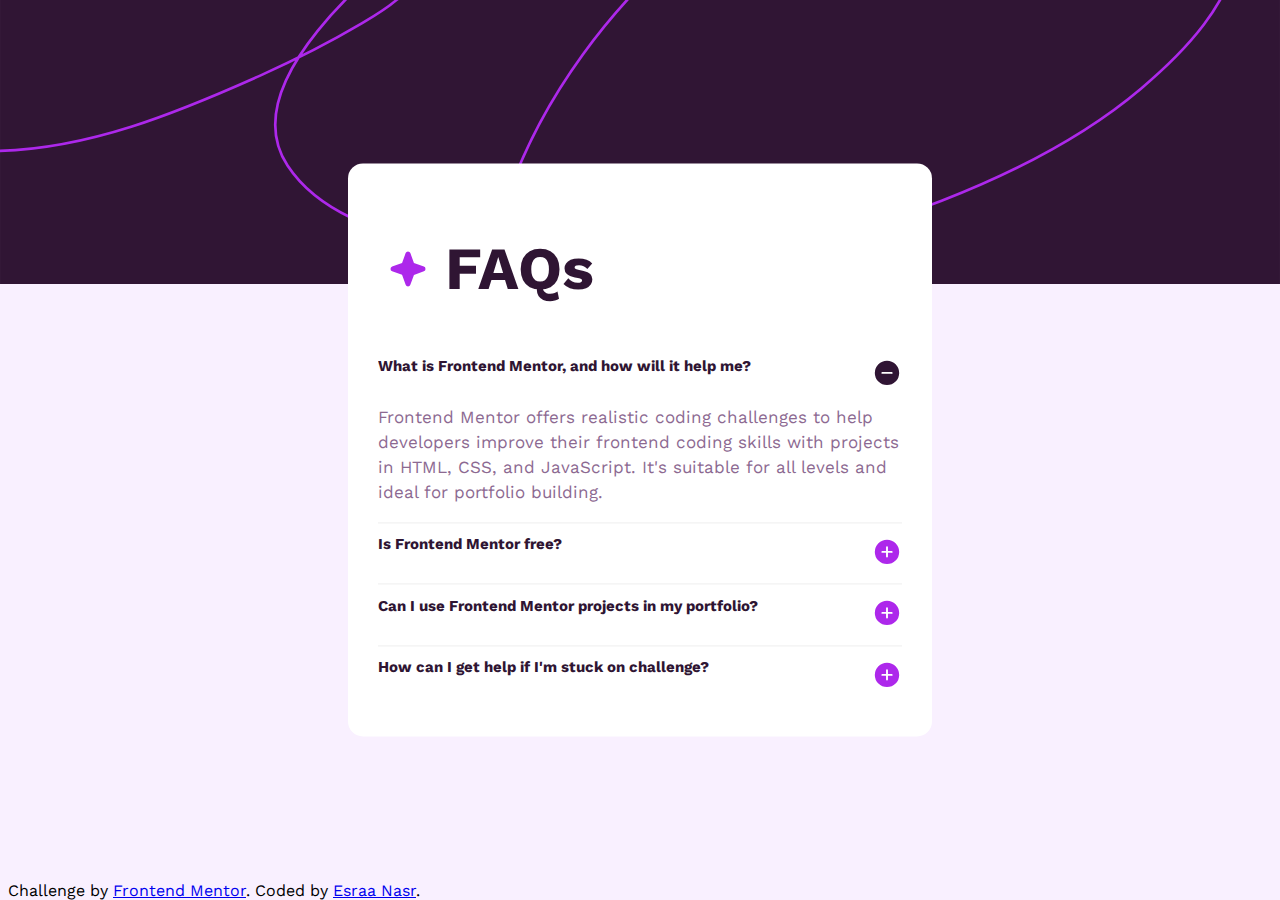
<file: faq-accordion-main/index.html>
<!DOCTYPE html>
<html lang="en">
<head>
  <meta charset="UTF-8">
  <meta name="viewport" content="width=device-width, initial-scale=1.0"> <!-- displays site properly based on user's device -->

  <link rel="icon" type="image/png" sizes="32x32" href="./assets/images/favicon-32x32.png">
  
  <title>Frontend Mentor | FAQ accordion</title>

  <link rel="stylesheet" href="style.css">
</head>
<body>

    <main class="container">
      <div class="faq-card">
        <div class="header">
          <h1>
            <img src="./assets/images/icon-star.svg" alt="Icon star"> 
            FAQs
          </h1>
        </div>
        <div class="questions">
          <div class="faq active">
            <h2 class="faq-title">
              What is Frontend Mentor, and how will it help me?
            </h2>
            <p class="faq-text">  
              Frontend Mentor offers realistic coding challenges to help developers improve their 
              frontend coding skills with projects in HTML, CSS, and JavaScript. It's suitable for 
              all levels and ideal for portfolio building.
            </p>
            <div class="faq-toggle">
              <img src="./assets/images/icon-minus.svg" alt="icon minus" class="open">
              <img src="./assets/images/icon-plus.svg" alt="icon-plus" class="close">
            </div>
          </div>
          <div class="faq">
            <h2 class="faq-title">Is Frontend Mentor free?</h2>
            <p class="faq-text">  
              Yes, Frontend Mentor offers both free and premium coding challenges, with the free 
              option providing access to a range of projects suitable for all skill levels.
            </p>
            <div class="faq-toggle">
              <img src="./assets/images/icon-minus.svg" alt="icon minus" class="open">
              <img src="./assets/images/icon-plus.svg" alt="icon-plus" class="close">
            </div>
          </div>
          <div class="faq">
            <h2 class="faq-title">Can I use Frontend Mentor projects in my portfolio?</h2>
            <p class="faq-text">  
              Yes, you can use projects completed on Frontend Mentor in your portfolio. It's an excellent
              way to showcase your skills to potential employers!
            </p>
            <div class="faq-toggle">
              <img src="./assets/images/icon-minus.svg" alt="icon minus" class="open">
              <img src="./assets/images/icon-plus.svg" alt="icon-plus" class="close">
            </div>
          </div>
          <div class="faq">
            <h2 class="faq-title">How can I get help if I'm stuck on challenge?</h2>
            <p class="faq-text">
              The best place to get help is inside Frontend Mentor's Discord community. There's a help 
              channel where you can ask questions and seek support from other community members.
            </p>
            <div class="faq-toggle">
              <img src="./assets/images/icon-minus.svg" alt="icon minus" class="open">
              <img src="./assets/images/icon-plus.svg" alt="icon-plus" class="close">
            </div>
          </div>
        </div>
      </div>
    </main>

  <footer class="attribution">
    Challenge by <a href="https://www.frontendmentor.io?ref=challenge" target="_blank">Frontend Mentor</a>. 
    Coded by <a href="https://github.com/EsraaNasr92" target="_blank">Esraa Nasr</a>.
  </footer>

  <script src="script.js"></script>
</body>
</html>
</file>
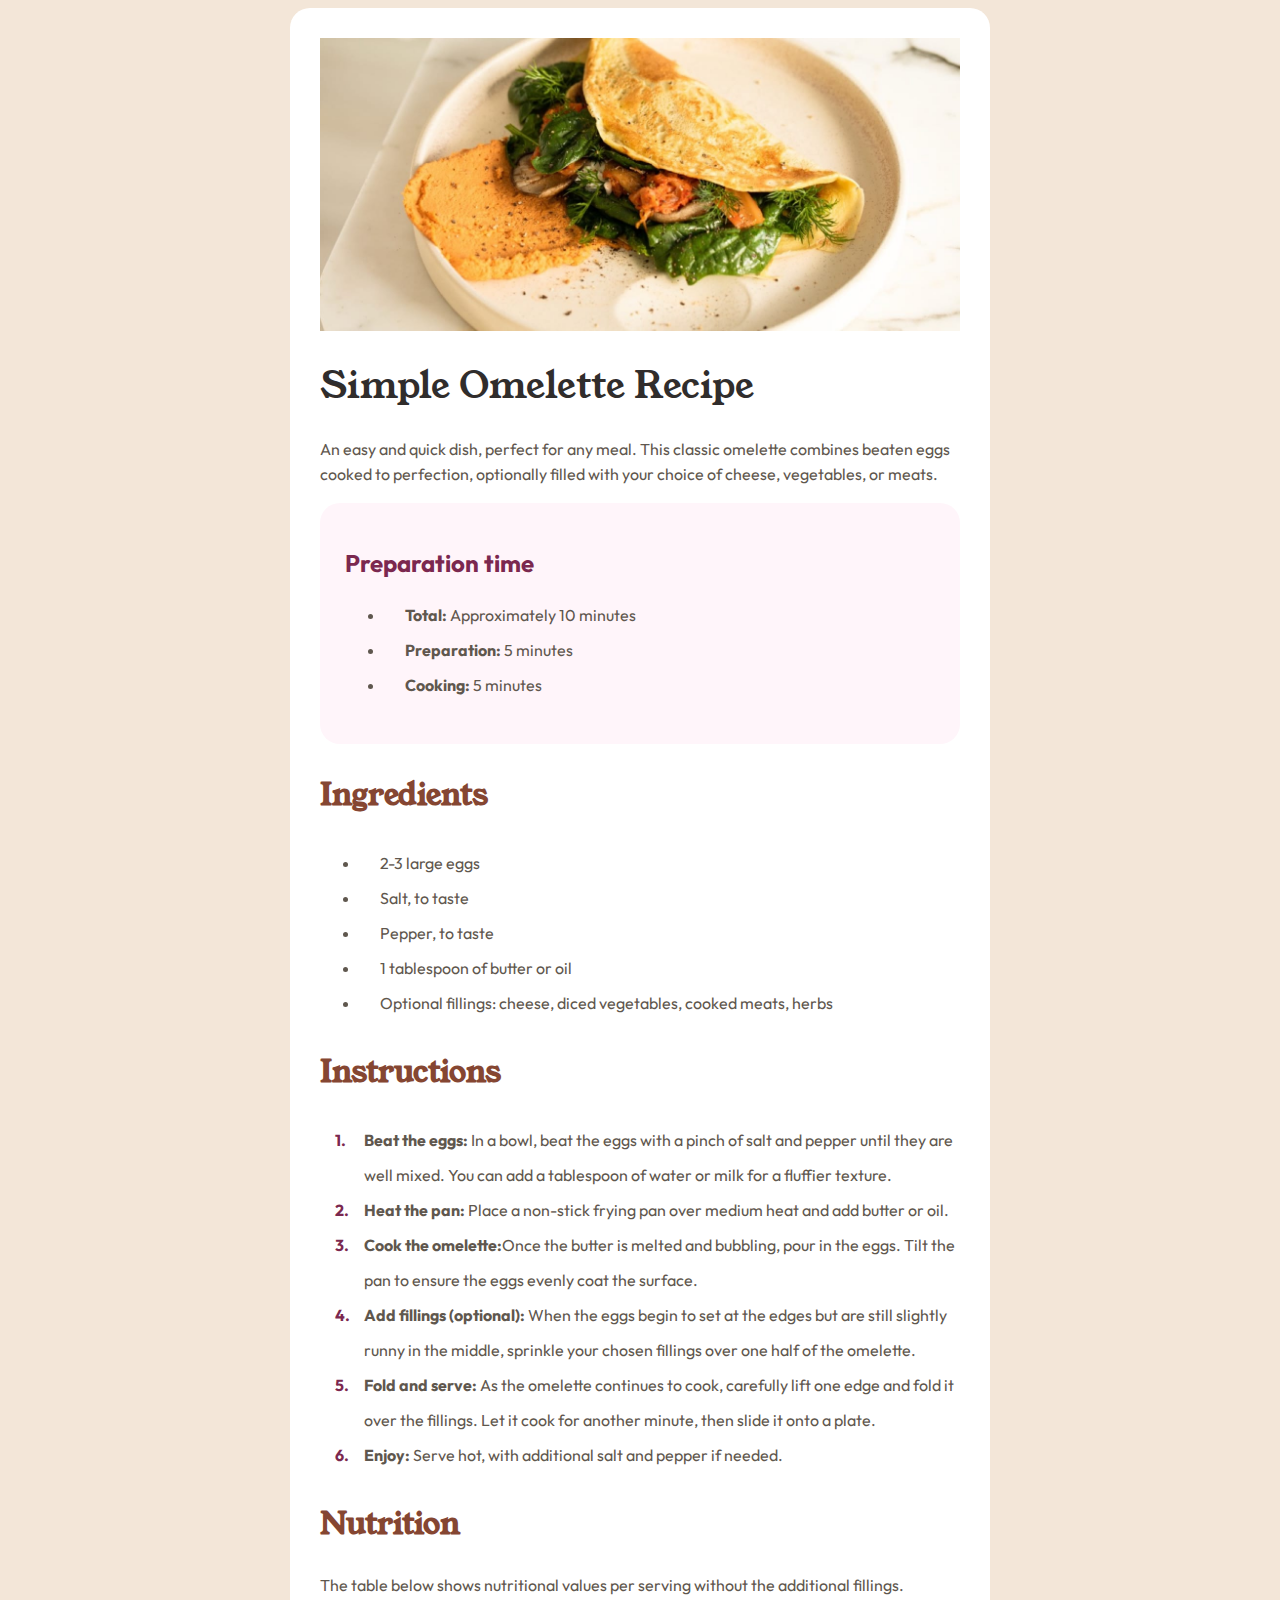
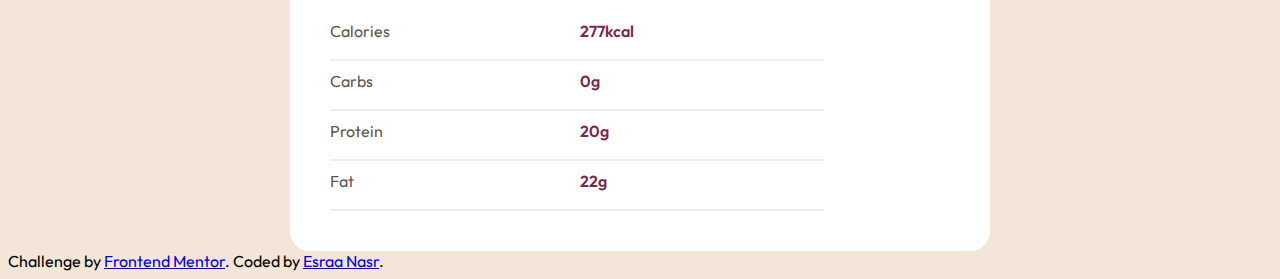
<file: recipe-page-main/index.html>
<!DOCTYPE html>
<html lang="en">
<head>
  <meta charset="UTF-8">
  <meta name="viewport" content="width=device-width, initial-scale=1.0"> <!-- displays site properly based on user's device -->

  <link rel="icon" type="image/png" sizes="32x32" href="./assets/images/favicon-32x32.png">
  
  <title>Frontend Mentor | Recipe page</title>

  <link rel="stylesheet" href="style.css">
</head>
<body>

      <main class="recipe">
        <img src="./assets/images/image-omelette.jpeg" alt="Omeletter image">
        <div class="header">
          <h1>Simple Omelette Recipe</h1>
          <p>An easy and quick dish, perfect for any meal. This classic omelette combines beaten eggs cooked 
            to perfection, optionally filled with your choice of cheese, vegetables, or meats.
          </p>
        </div>
        <div class="preperation-time">
          <h2>Preparation time</h2>
          <ul>
            <li><strong>Total:</strong> Approximately 10 minutes</li>
            <li><strong>Preparation:</strong> 5 minutes</li>
            <li><strong>Cooking:</strong> 5 minutes</li>
          </ul>
        </div>
        <div class="ingredients">
          <h3>Ingredients</h3>
          <ul>
            <li>2-3 large eggs</li>
            <li>Salt, to taste</li>
            <li>Pepper, to taste</li>
            <li>1 tablespoon of butter or oil</li>
            <li>Optional fillings: cheese, diced vegetables, cooked meats, herbs
            </li>
          </ul>
        </div>
        <div class="instructions">
          <h3>Instructions</h3>
          <ol>
            <li><strong>Beat the eggs:</strong>  In a bowl, beat the eggs with a pinch of salt and pepper until they are well mixed. 
              You can add a tablespoon of water or milk for a fluffier texture.
            </li>
            <li><strong>Heat the pan:</strong>   Place a non-stick frying pan over medium heat and add butter or oil.
            </li>
            <li><strong>Cook the omelette:</strong>Once the butter is melted and bubbling, pour in the eggs. Tilt the pan to ensure 
              the eggs evenly coat the surface.
            </li>
            <li><strong>Add fillings (optional):</strong>   When the eggs begin to set at the edges but are still slightly runny in the 
              middle, sprinkle your chosen fillings over one half of the omelette.
            </li>
            <li><strong>Fold and serve:</strong>   As the omelette continues to cook, carefully lift one edge and fold it over the 
              fillings. Let it cook for another minute, then slide it onto a plate.
            </li>
            <li><strong>Enjoy:</strong> Serve hot, with additional salt and pepper if needed.</ol>
          </ol>
        </div>
        <div class="nutrition">
          <h3>Nutrition</h3>
          <p>  The table below shows nutritional values per serving without the additional fillings.
          </p>
          <table>
            <tr>
              <td>Calories</td>
              <td class="data">277kcal</td>
            </tr>
            <tr>
              <td>Carbs</td>
              <td class="data">0g</td>
            </tr>
            <tr>
              <td>Protein</td>
              <td class="data">20g</td>
            </tr>
            <tr>
              <td>Fat</td>
              <td class="data">22g</td>
            </tr>
          </table>
        </div>
      </main>
  
      <footer class="attribution">
        Challenge by <a href="https://www.frontendmentor.io?ref=challenge" target="_blank">Frontend Mentor</a>. 
        Coded by <a href="https://github.com/EsraaNasr92" target="_blank">Esraa Nasr</a>.
      </footer>

</body>
</html>
</file>
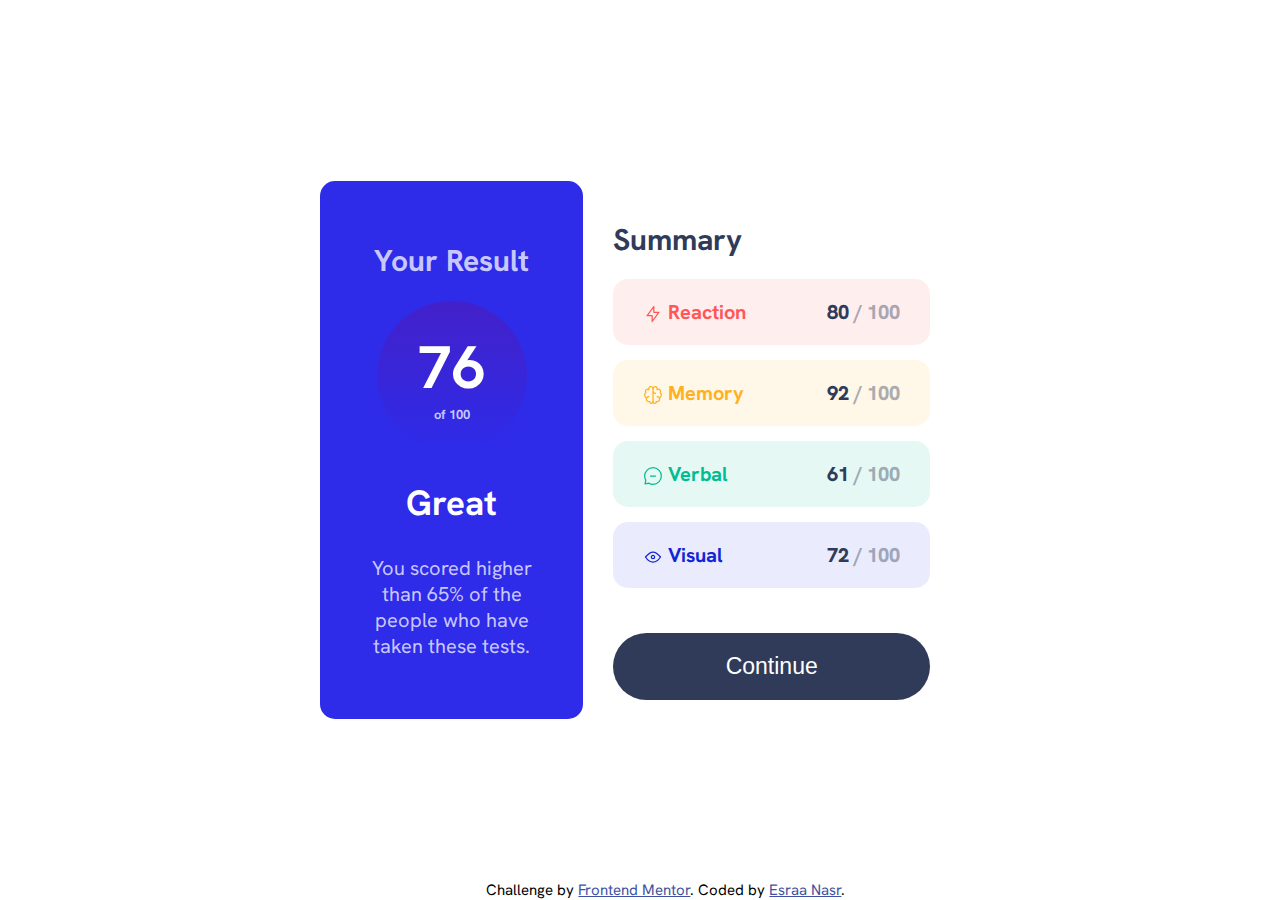
<file: results-summary-component-main/index.html>
<!DOCTYPE html>
<html lang="en">
<head>
  <meta charset="UTF-8">
  <meta name="viewport" content="width=device-width, initial-scale=1.0"> <!-- displays site properly based on user's device -->

  <link rel="icon" type="image/png" sizes="32x32" href="./assets/images/favicon-32x32.png">
  
  <title>Frontend Mentor | Results summary component</title>

  <link rel="stylesheet" href="style.css">
</head>
<body>

  <main>
    <div class="container">
      <div class="left-section">
        <h1>Your Result</h1>
        <div class="circle">
          <div class="numbers">
            <h1>76</h1>
            <h6>of 100</h6>
          </div>
        </div>
        <h2>Great</h2>
        <p class="text">  You scored higher than 65% of the people who 
          have taken these tests.</p>
      </div>
      <div class="right-section">
        <h1>Summary</h1>
        <div class="result">
          <h4><img src="./assets/images/icon-reaction.svg" alt="Reaction icon">
            Reaction</h4>
          <h5>80 <span> / 100</span></h5>
        </div>
        <div class="result">
          <h4><img src="./assets/images/icon-memory.svg" alt="Memory icon">
            Memory</h4>
          <h5>92  <span> / 100 </span></h5>
        </div>
        <div class="result">
          <h4><img src="./assets/images/icon-verbal.svg" alt="Verbal icon">
            Verbal</h4>
          <h5>61 <span>/ 100 </span> </h5>
        </div>
        <div class="result">
          <h4><img src="./assets/images/icon-visual.svg" alt="Visual icon">
            Visual</h4>
          <h5>72  <span> / 100 </span></h5>
        </div>
        <button type="button">Continue</button>
      </div>
    </div>
  </main>

  <footer class="attribution">
    Challenge by <a href="https://www.frontendmentor.io?ref=challenge" target="_blank">Frontend Mentor</a>. 
    Coded by <a href="github.com/esraaNasr92" target="_blank">Esraa Nasr</a>.
  </footer>
</body>
</html>
</file>
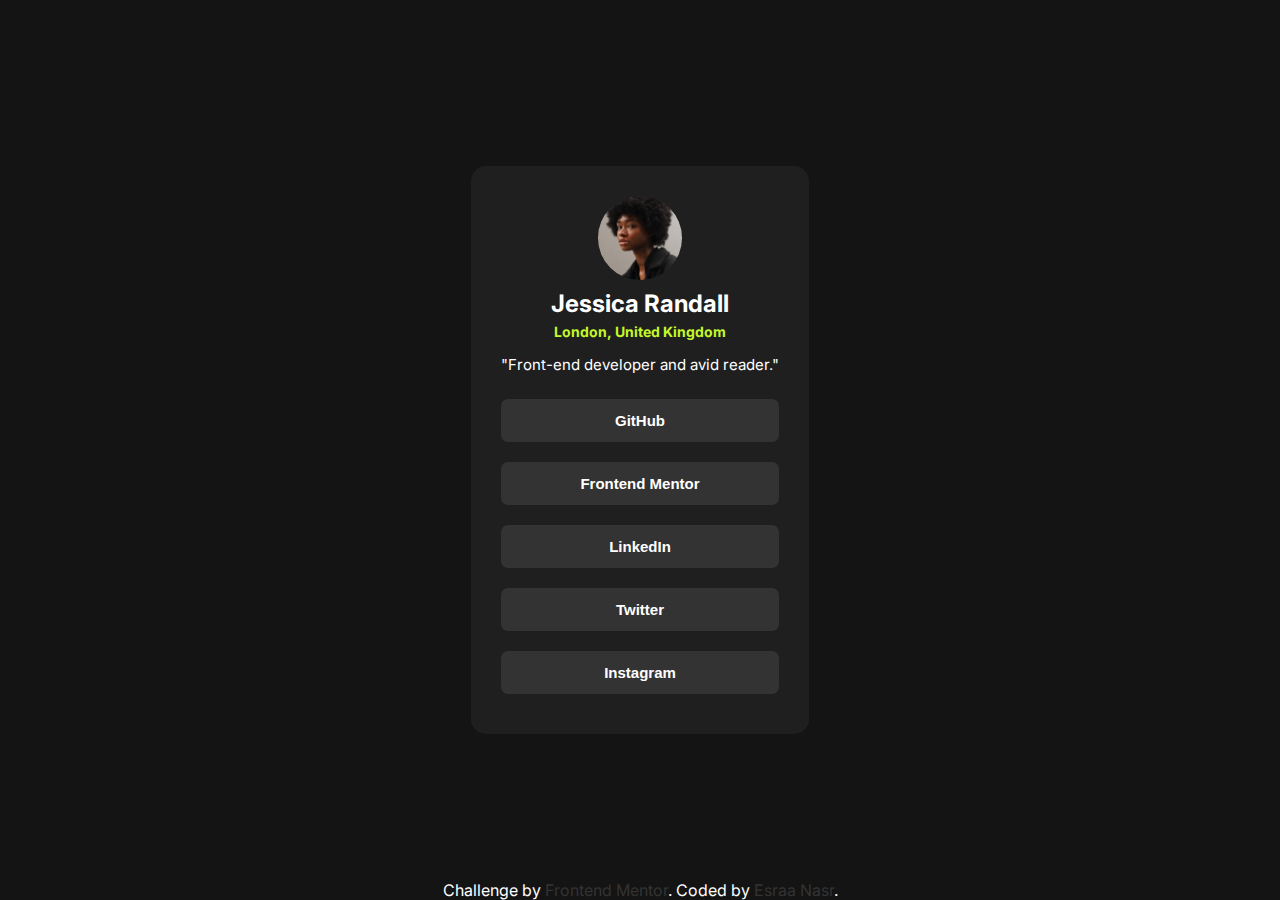
<file: social-links-profile-main/index.html>
<!DOCTYPE html>
<html lang="en">
<head>
  <meta charset="UTF-8">
  <meta name="viewport" content="width=device-width, initial-scale=1.0"> <!-- displays site properly based on user's device -->

  <link rel="icon" type="image/png" sizes="32x32" href="./assets/images/favicon-32x32.png">
  
  <title>Frontend Mentor | Social links profile</title>

  <link rel="stylesheet" href="style.css">
</head>
<body>

  <main class="container">
    <div class="card">
      <div id="header">
        <img class="avatar" src="./assets/images/avatar-jessica.jpeg" alt="Profile Image"/>
        <h1 class="name">Jessica Randall</h1>
        <h2 class="location">London, United Kingdom</h2>
        <p class="title">"Front-end developer and avid reader."</p>
      </div>
      <div class="links">
        <button>GitHub</button>
        <button>Frontend Mentor</button>
        <button>LinkedIn</button>
        <button>Twitter</button>
        <button>Instagram</button>
      </div>
    </div>
  </main>
  
  <footer class="attribution">
    Challenge by <a href="https://www.frontendmentor.io?ref=challenge" target="_blank">Frontend Mentor</a>. 
    Coded by <a href="https://github.com/EsraaNasr92">Esraa Nasr</a>.
  </footer>
</body>
</html>
</file>
<file: faq-accordion-main/style.css>
@import url('https://fonts.googleapis.com/css2?family=Work+Sans:ital,wght@0,100..900;1,100..900&display=swap');

*{
    box-sizing: border-box;
}

body{
    font-family: "Work Sans", sans-serif;
    background: url('./assets/images/background-pattern-desktop.svg')  no-repeat;
    background-size: cover;
    background-color: hsl(275, 100%, 97%);
}

.container{
    background-color: #fff;
    color: #000;
    max-width: 584px;
    margin: 0 auto;
    padding: 30px;
    border-radius: 15px;

    position: absolute;
    top: 50%;
    left: 50%;
    transform: translate(-50%, -50%);
   
}

.header h1{
    font-size: 60px;
    color: hsl(292, 42%, 14%);
    padding: 0 10px;
}

.faq{
    position: relative;
    overflow: hidden;
    transition: 0.3s ease;
    border-bottom: 1px solid #eee;
}

.faq:last-child{
    border-bottom: none;
}
.faq-title{
    color: hsl(292, 42%, 14%);
    font-size: 15px;
    cursor: pointer;
    margin-bottom: 30px;
}

.faq-title:hover{
    color: hsl(292, 16%, 49%);
}

.faq-text{
    display: none;
    color: hsl(292, 16%, 49%);
    font-size: 17px;
    line-height: 25px;
    font-weight: 400;
}

.faq.active .faq-text{
    display: block;
}

.faq-toggle{
    position: absolute;
    cursor: pointer;
    display: flex;
    padding: 0;
    top: 13px;
    right: 0px;
}

.faq-toggle .open{
    display: none;
}

.faq.active .faq-toggle .open{
    display: block;
}

.faq.active .faq-toggle .close{
    display: none;
}

.attribution{
    position: absolute;
    bottom: 0;
}

@media (max-width: 375px) {
    body{
        background: url('./assets/images/background-pattern-mobile.svg')  no-repeat;
    }
    .container {
        width: 344px;
        padding: 20px;
    }
    .header h2 {
        margin: 0;
    }
    .faq-title{
        font-size: 21px;
    }
    .faq-text{
        font-size: 14px;
    }
    .attribution {
        font-size: 14px;
    }
    .faq-toggle {
        top: 28px;
    }
    .attribution{
        display: none;
    }
}
</file>
<file: recipe-page-main/style.css>
@import url('https://fonts.googleapis.com/css2?family=Outfit:wght@100..900&family=Young+Serif&display=swap');

*{
    box-sizing: border-box;
}
:root{
    --primary-font: "Young Serif", serif;
    --secondray-font: "Outfit", sans-serif;
    --primary-color:  hsl(14, 45%, 36%);
    --dar-raspberry: hsl(332, 51%, 32%);
    --wenge-brown: hsl(30, 10%, 34%);
}
strong{
    color: var(--wenge-brown);
}
ul li, ol{
    line-height: 35px;
    color: hsl(30, 10%, 34%);
    padding-left: 20px;
}
ol {
    list-style-type: none;
    counter-reset: my-counter;
    padding-left: 20px;
}
ol li {
    margin-left: 1.5em;
    position: relative;
    
}
ol li:before {
    content: counter(my-counter) ".";
    counter-increment: my-counter;
    position: absolute;
    left: -1.8em;
    color: var(--dar-raspberry);
    font-weight: bold;
    
}
h3{
    font-family: var(--primary-font);
    color: var(--primary-color);
    font-size: 30px;
} 
p, table{
    color: hsl(30, 10%, 34%);
}
body{
    background-color:  hsl(30, 54%, 90%);
    font-family: var(--secondray-font);
}
.recipe{
    background-color: #fff;
    padding: 30px;
    border-radius: 20px;
    max-width: 700px;
    margin: 0 auto;
}
.recipe img{
    max-width: 100%;
}
.header h1{
    font-size: 37px;
    font-family: var(--primary-font);
    font-weight: 400;
    font-style: normal;
    color: hsl(24, 5%, 18%);
}
.header p{
    font-family: var(--secondray-fontdd);
    line-height: 25px;
}
.preperation-time{
    background-color: hsl(330, 100%, 98%);
    padding: 25px;
    border-radius: 20px;
}
.preperation-time h2{
    color:  var(--dar-raspberry);
}
table {
    border-collapse: separate;
    border-spacing: 10px; 
}
td {
    padding: 0 180px 20px 0; 
   
}
tr {
    position: relative;
}
tr:after {
    content: '';
    position: absolute;
    bottom: 0;
    left: 0;
    width: 100%;
    border-bottom: 2px solid #eee; /* Add border after each row */
}
.data{
    color: var(--dar-raspberry);
    font-weight: 600;
}
</file>
<file: results-summary-component-main/style.css>
@import url('https://fonts.googleapis.com/css2?family=Hanken+Grotesk:wght@100..900&display=swap');
*{
    box-sizing: border-box;
}
:root{
    --Light_red: hsl(0, 100%, 67%);
    --Orangey_yellow: hsl(39, 100%, 56%);
    --Green_teal: hsl(166, 100%, 37%);
    --Cobalt_blue: hsl(234, 85%, 45%);
}
body{
    height: 100vh;
    font-family: "Hanken Grotesk", sans-serif;
    margin: 0;
}
.container{
    display: flex;
    flex-direction: row;
    align-items: center;
    justify-content: center;
    height: 100vh;
    max-width: 50%;
    margin: 0 auto;
}
.left-section{
    width: 65%;
    background-color: hsl(241, 81%, 54%);
    padding: 40px;
    border-radius: 15px;
    color: #fff;
    text-align: center;
}
.container h1{
    color: hsl(241, 100%, 89%);
    font-size: 30px;
}
.circle{

    background-image: linear-gradient(hsla(252, 72%, 46%, 1), hsla(252, 72%, 46%, 0));
    border-radius: 50%;
    width: 150px;
    height: 150px;
    margin: 0 auto;
    text-align: center;
    display: flex;
    align-content: center;
    align-items: center;
    justify-content: center;
}
.circle h1{
    font-size: 60px;
    color: #fff;
    margin: 0;
}
.circle h6{
    color: hsl(241, 100%, 89%);
    margin: 0;
    font-size: 13px;
}
.container h2{
    font-size: 35px;
}
.container p{
    color: hsl(241, 100%, 89%);
    font-size: 20px;
}
.right-section h1{
    color: hsl(224, 30%, 27%);
}

.right-section{
    padding: 20px 30px;
    width: 100%;
}
.result{
    padding: 20px 30px;
    margin-bottom: 15px;
    border-radius: 15px;
    display: flex;
    justify-content: space-between;
    font-size: 20px;
}
.result h4{
    padding-right: 40px;
    display: inline-block;
    vertical-align: middle;
    margin: 0;
}
.result h5{
    margin: 0;
    color: hsl(224, 30%, 27%);
    font-weight: 800;
    font-size: 20px;
}
.result span{
    opacity: 40%;
}
.result img{
    display: inline-block;
    vertical-align: middle;
}
.right-section .result:first-of-type {
    background-color: hsl(0, 100%, 67%, 0.1);
    color: var(--Light_red);
}
.right-section .result:nth-child(3){
    background-color: hsla(39, 100%, 56%, 0.1);
    color: var(--Orangey_yellow);
}
.right-section .result:nth-child(4){
    background-color: hsla(166, 100%, 37%, 0.1);
    color: var(--Green_teal);
}
.right-section .result:nth-child(5){
    background-color: hsla(234, 85%, 56%, 0.1);
    color: var(--Cobalt_blue);
}
button{
    border: none;
    background-color: hsl(224, 30%, 27%);
    color: #fff;
    width: 100%;
    padding: 20px;
    border-radius: 40px;
    margin-top: 30px;
    font-size: 23px;
    font-weight: 500;
    cursor: pointer;
}
button:hover{
    background-color: hsl(252, 100%, 67%);
    background-image: linear-gradient(to top, hsl(241, 81%, 54%), hsl(252, 100%, 67%));
}
.attribution { 
    font-size: 15px; 
    text-align: center; 
    position: absolute;
    bottom: 0;
    left: 38%;
}
.attribution a { 
    color: hsl(228, 45%, 44%); 
}
@media (max-width: 375px) {
    .container{
        flex-direction: column;
        max-width: 100%;
    }
    .left-section, .right-section{
        width: 100%;
    }
    .left-section{
        padding: 10px;
        margin: 0;
        border-top-left-radius: 0;
        border-top-right-radius: 0;
    }
    .container h1 {
        font-size: 22px;
    }
    .circle {
        width: 100px;
        height: 100px;
    }
    .circle h1 {
        font-size: 30px;
    }
    .container h2 {
        font-size: 25px;
    }
    .container p {
        font-size: 20px;
    }
    button{
        padding: 10px;
        margin-top: 10px;
    }
    .result {
        margin-bottom: 10px;
    }   
    .attribution{
        display: none;
    }
}
</file>
<file: social-links-profile-main/style.css>
@import url('https://fonts.googleapis.com/css2?family=Inter:wght@100..900&display=swap');

*{
    box-sizing: border-box;
}

body{
    font-family: "Inter", sans-serif;
    background-color: hsl(0, 0%, 8%);
    display: flex;
    flex-direction: column;
    align-items: center;
    justify-content: center;
    height: 100vh;
    margin: 0;
}

.card{
    background-color: hsl(0, 0%, 12%);
    padding: 30px;
    text-align: center;
    border-radius: 15px;
    color: #fff;
}

.avatar{
    border-radius: 50%;
    width: 30%;
}

.location{
    color: hsl(75, 94%, 57%);
    font-size: 14px;
    margin: 0;
}

.name{
    margin: 5px;
    font-size: 1.5rem;
}

.title{
    font-size: 15px;
}

.links{
    display: flex;
    flex-direction: column;
}

.links button{
   border: 0;
   margin: 10px 0;
   padding: 13px 10px; 
   background-color: hsl(0, 0%, 20%);
   color: #fff;
   font-weight: 700;
   font-size: 15px;
   border-radius: 7px;
   cursor: pointer;
}
.links button:hover{
    background-color: hsl(75, 94%, 57%);
    color: hsl(0, 0%, 20%);
}
.attribution{
    position: absolute;
    bottom: 0;
    color: #fff;
}

.attribution a{
    text-decoration: none;
    color: hsl(0, 0%, 20%);
}

.attribution a:hover{
    color: hsl(75, 94%, 57%);
}
</file>
